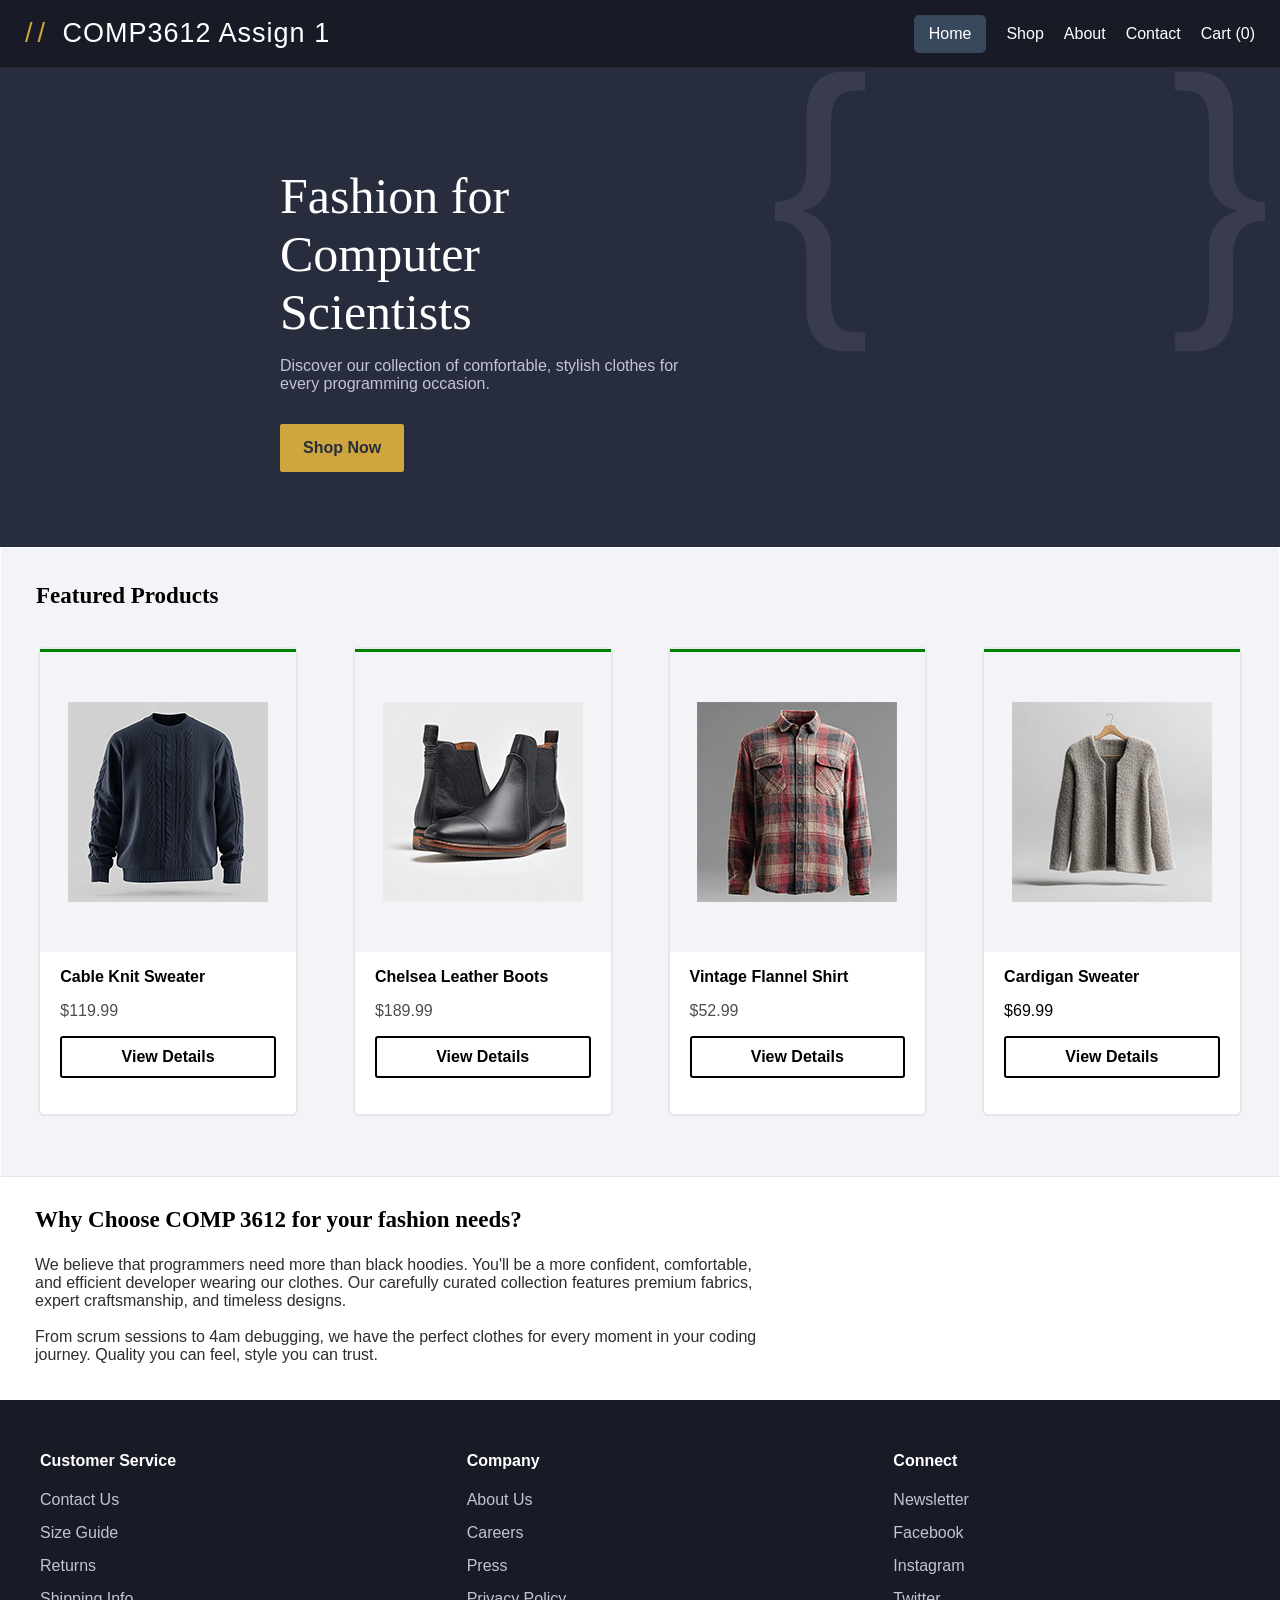
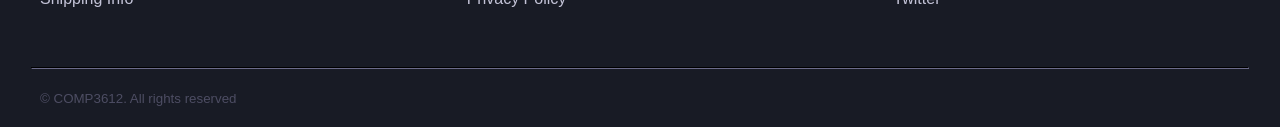
<file: index.html>
<!DOCTYPE html>
<link href="a1_styles.css" rel="stylesheet">

<header>
    <h1>
        <span>
            //
        </span>
        COMP3612 Assign 1
    </h1>
<span>
    <nav> 
        <a id="home" href="index.html">Home</a>           
        <a href="#">Shop</a>
        <a href="about.html">About</a>
        <a href="#">Contact</a>
        <a href="#">Cart (0)</a>
    </nav>
</span>
</header>

<section id = "hero">
    <div>
        <h2>
            Fashion for <br> Computer <br> Scientists
        </h2>
        <p id = home-brackets>
            {}
        </p>
    </div>
    <p>
        Discover our collection of comfortable, stylish clothes for <br> every programming occasion.
    </p>
    <a href="#"><strong>Shop Now</strong></a>
</section>

<section id="featured-products">
    <h3>
        Featured Products
    </h3>

    <ul class="box">
        <li>
            <div class="coloured-bar"></div>
            <div class="image-wrap">
                <img src="data/images/003-small-front.png" alt="Cable Knit Sweater">
            </div>
            <p>
                <strong>
                    Cable Knit Sweater
                </strong>
            </p>
            <p class="price">
                $119.99
            </p>
            <p>
                <strong><a href="product.html">View Details</a></strong>
            </p>
        </li>
        <li>
            <div class="coloured-bar"></div>
            <div class="image-wrap">
                <img src="data/images/008-small-front.png" alt="Chelsea Leather Boots">
            </div>
            <p>
                <strong>
                    Chelsea Leather Boots
                </strong>
            </p>
            <p class="price">
                $189.99
            </p>
            <p>
                <strong><a href="#">View Details</a></strong>
            </p>
        </li>
        <li>
            <div class="coloured-bar"></div>
            <div class="image-wrap">
                <img src="data/images/011-small-front.png" alt="Vintage Flannel Shirt">
            </div>
            <p>
                <strong>
                    Vintage Flannel Shirt
                </strong>
            </p>
            <p class="price">
                $52.99
            </p>
            <p>
                <strong><a href="#">View Details</a></strong>
            </p>
        </li>
        <li>
            <div class="coloured-bar"></div>
            <div class="image-wrap">
                <img src="data/images/009-small-front.png" alt="Cardigan Sweater">
            </div>
            <p>
                <strong>
                    Cardigan Sweater
                </strong>
            </p>
            <p>
                $69.99
            </p>
            <p>
                <strong><a href="#">View Details</a></strong>
            </p>
        </li>
    </ul>
</section>

<section id="home-about">
    <h3>
        Why Choose COMP 3612 for your fashion needs?
    </h3>
    <p>
        We believe that programmers need more than black hoodies. You'll be a more confident, comfortable, and efficient developer wearing our clothes. Our carefully curated collection features premium fabrics, expert craftsmanship, and timeless designs. 
        <br> <br>
        From scrum sessions to 4am debugging, we have the perfect clothes for every moment in your coding journey. Quality you can feel, style you can trust.
    </p>
</section>

<footer>
    <nav>
        <ul>
            <li>
                <h4>
                    Customer Service
                </h4>
            </li>
            <li>
                <a href="#">Contact Us</a>
            </li>
            <li>
                <a href="#">Size Guide</a>
            </li>
            <li>
                <a href="#">Returns</a>
            </li>
            <li>
                <a href="#">Shipping Info</a>
            </li>
        </ul>

        <ul>
            <li>
                <h4>
                    Company
                </h4>
            </li>
            <li>
                <a href="#">About Us</a>
            </li>
            <li>
                <a href="#">Careers</a>
            </li>
            <li>
                <a href="#">Press</a>
            </li>
            <li>
                <a href="#">Privacy Policy</a>
            </li>
        </ul>
        
        <ul>
            <li>
                <h4>
                    Connect
                </h4>
            </li>
            <li>
                <a href="https://www.youtube.com/watch?v=dQw4w9WgXcQ">Newsletter</a>
            </li>
            <li>
                <a href="#">Facebook</a>
            </li>
            <li>
                <a href="#">Instagram</a>
            </li>
            <li>
                <a href="#">Twitter</a>
            </li>
        </ul>
    </nav>

    <hr/>

    <small>
        &copy; COMP3612. All rights reserved
    </small>
</footer>
</file>
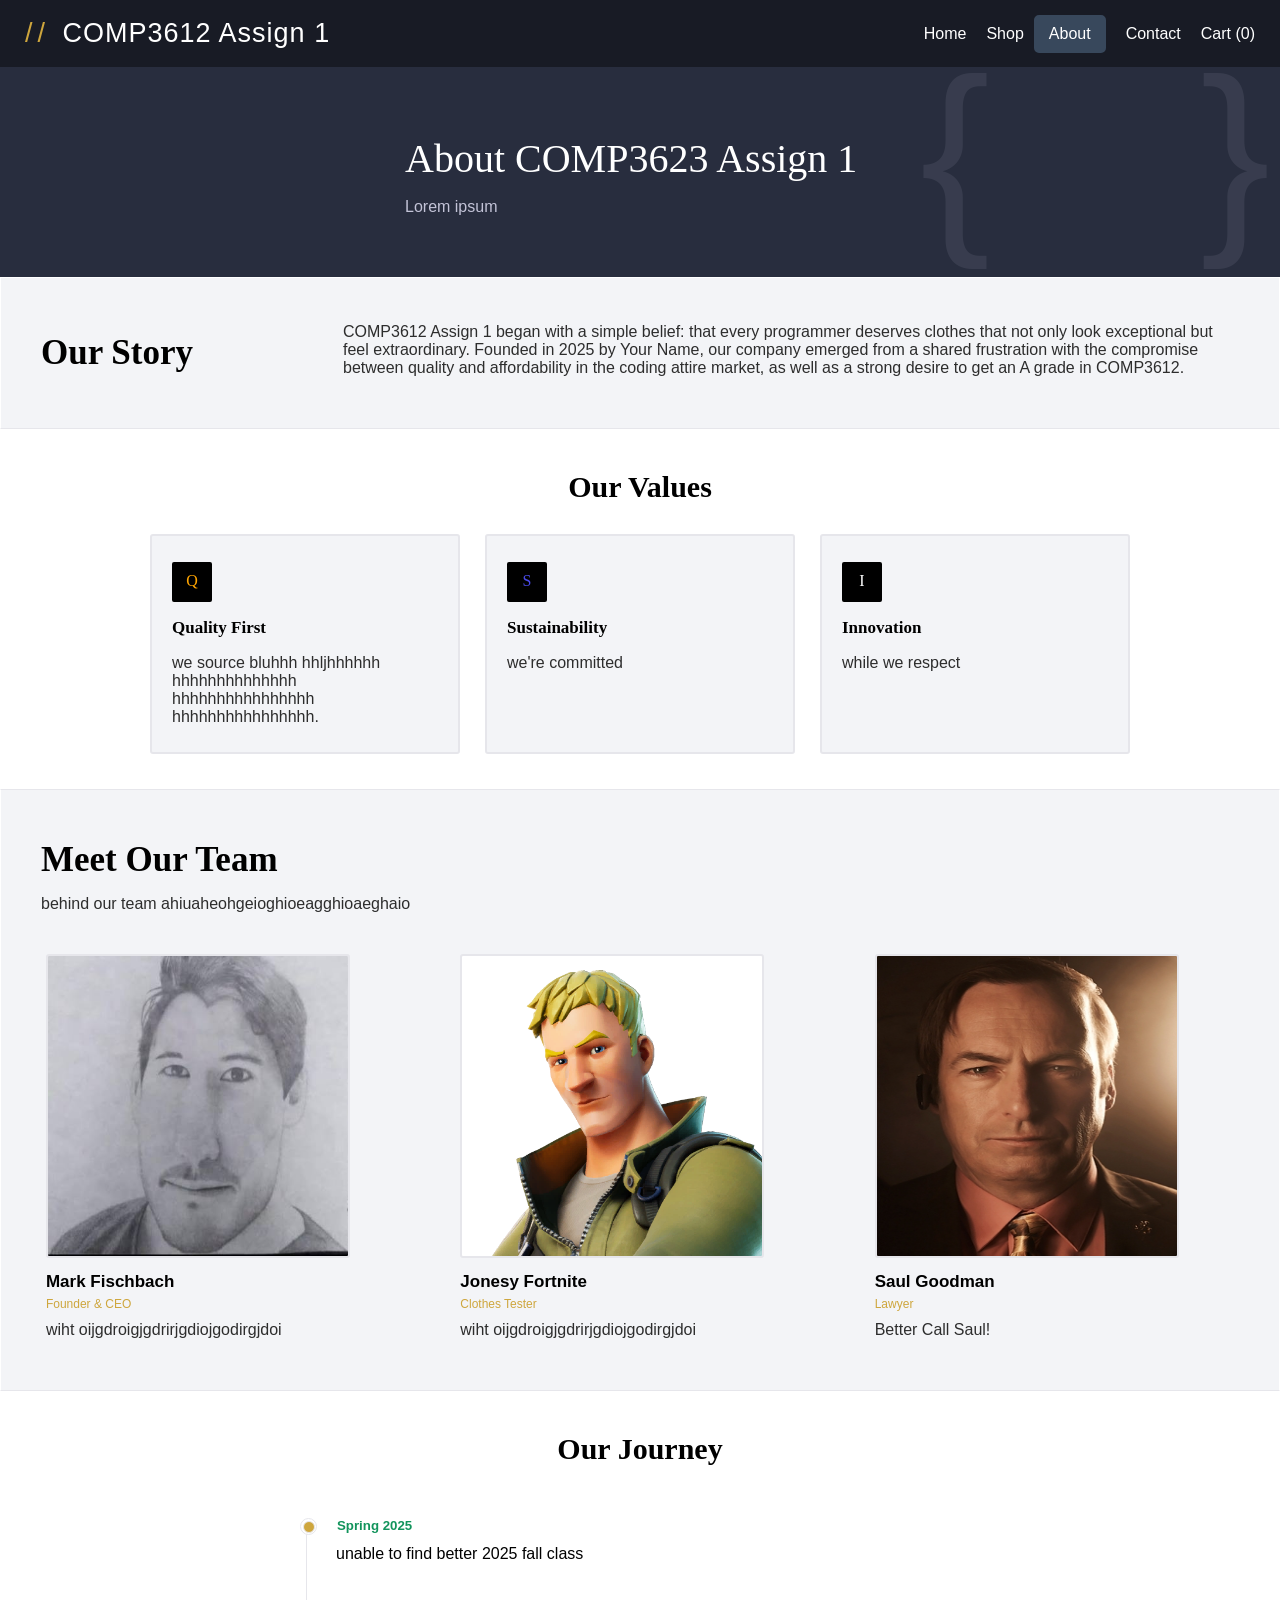
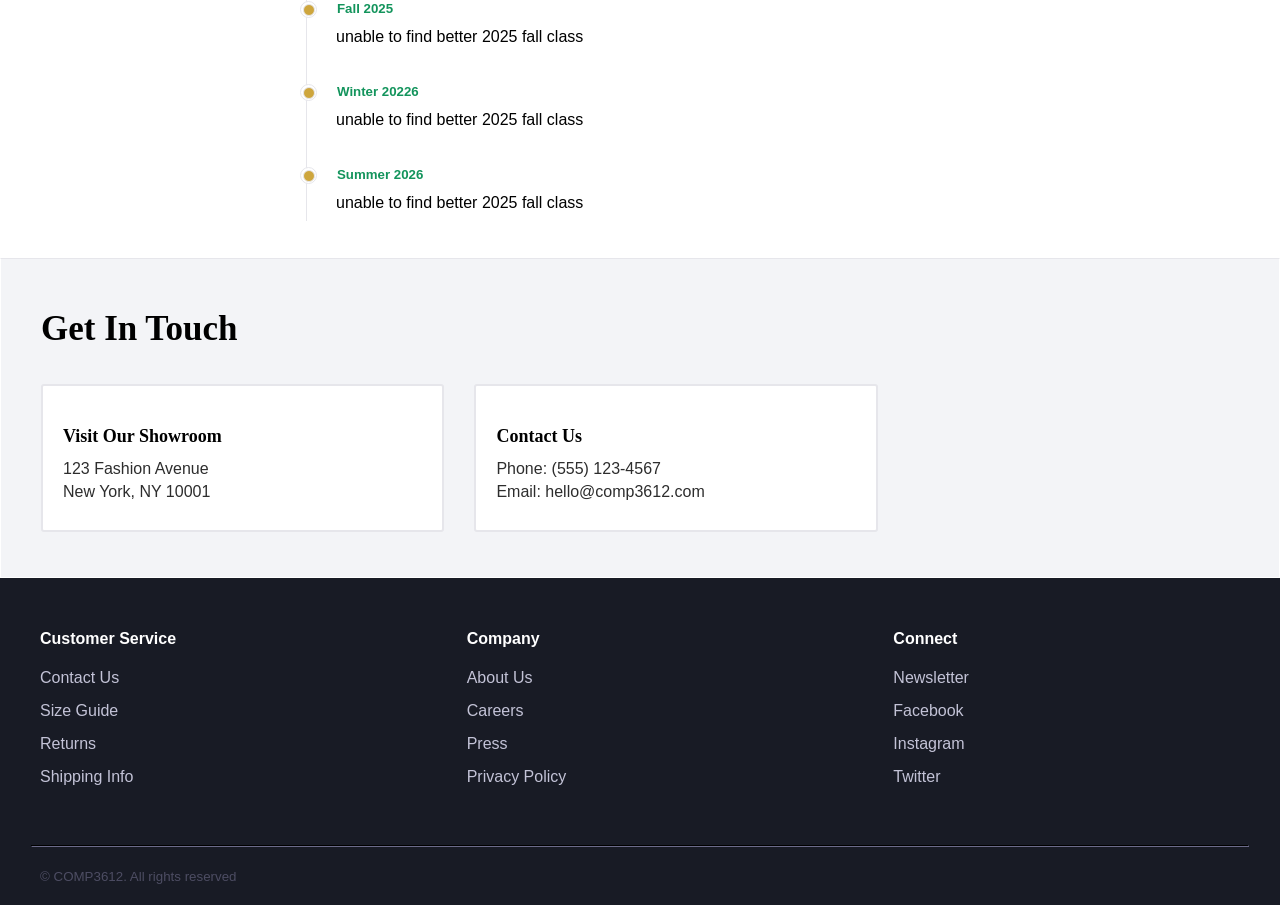
<file: about.html>
<!DOCTYPE html>
<link href="a1_styles.css" rel="stylesheet">

<header>
    <h1>
        <span>
            //
        </span>
        COMP3612 Assign 1
    </h1>
<span>
    <nav> 
        <a href="index.html">Home</a>           
        <a href="#">Shop</a>
        <a id="about" href="about.html">About</a>
        <a href="#">Contact</a>
        <a href="#">Cart (0)</a>
    </nav>
</span>
</header>

<section id="about-a1">
    <div>
        <h2>
            About COMP3623 Assign 1
        </h2>
        <p id = about-brackets>
            {}
        </p>
    </div>
    <p>
        Lorem ipsum
    </p>
</section>

<section id="our-story">
    <h3>
        <strong>
            Our Story
        </strong>
    </h3>

    <span>
        COMP3612 Assign 1 began with a simple belief: that every programmer deserves clothes that not only look exceptional but feel extraordinary. Founded in 2025 by Your Name, our company emerged from a shared frustration with the compromise between quality and affordability in the coding attire market, as well as a strong desire to get an A grade in COMP3612.
    </span>
</section>

<section id="our-values">
    <h4>
        Our Values
    </h4>
    <ul class="box">
        <li id="quality">
            <p class="letter">
                Q
            </p>
            <h5>
                Quality First
            </h5>
            <p>
                we source bluhhh hhljhhhhhh hhhhhhhhhhhhhh hhhhhhhhhhhhhhhh hhhhhhhhhhhhhhhh.
            </p>
        </li>
        
        <li id="sustainability">
            <p class="letter">
                S
            </p>
            <h5>
                Sustainability
            </h5>
            <p>
                we're committed 
            </p>
        </li>
        
        <li id="innovation">
            <p class="letter">
                I
            </p>
            <h5>
                Innovation
            </h5>
            <p>
                while we respect
            </p>
        </li>
    </ul>
</section>

<section id="team">
    <h3>
        Meet Our Team
    </h3>
    <p>
        behind our team ahiuaheohgeioghioeagghioaeghaio
    </p>

    <ul class="box">
        <li>
            <img src="Markiplier.jpg" alt="Long Markiplier">
            <h5>
                Mark Fischbach
            </h5>
            <h6>
                Founder & CEO
            </h6>
            <p>
                wiht oijgdroigjgdrirjgdiojgodirgjdoi
            </p>
        </li>

        <li>
            <img src="Jonesy.png" alt="Jonesy The First">
            <h5>
                Jonesy Fortnite
            </h5>
            <h6>
                Clothes Tester
            </h6>
            <p>
                wiht oijgdroigjgdrirjgdiojgodirgjdoi
            </p>
        </li>

        <li>
            <img src="Saul_Goodman.jpg" alt="Saul Goodman">
            <h5>
                Saul Goodman
            </h5>
            <h6>
                Lawyer
            </h6>
            <p>
                Better Call Saul!
            </p>
        </li>
    </ul>
</section>

<section id="our-journey">
    <h4>
        Our Journey
    </h4>

    <div id="timeline">    </div>

        <ul>
            <li>
                <div class="bullet-point">
                    <div class="outer-circle">
                        <div class="inner-circle"></div>
                    </div>
                    <h5>
                        Spring 2025
                    </h5>
                </div>
                <p>
                    unable to find better 2025 fall class
                </p>
            </li>

            <li>
                 <div class="bullet-point">
                    <div class="outer-circle">
                        <div class="inner-circle"></div>
                    </div>
                    <h5>
                        Fall 2025
                    </h5>
                </div>
                <p>
                    unable to find better 2025 fall class
                </p>
            </li>

            <li>
                <div class="bullet-point">
                    <div class="outer-circle">
                        <div class="inner-circle"></div>
                    </div>
                    <h5>
                        Winter 20226
                    </h5>
                </div>
                <p>
                    unable to find better 2025 fall class
                </p>
            </li>

            <li>
                <div class="bullet-point">
                    <div class="outer-circle">
                        <div class="inner-circle"></div>
                    </div>
                    <h5>
                        Summer 2026
                    </h5>
                </div>
                <p>
                    unable to find better 2025 fall class
                </p>
            </li>
        </ul>

</section>


<section id="contact">
    <h3>
        Get In Touch
    </h3>

    <ul class="box">
        <li>
            <h5>
                Visit Our Showroom
            </h5>

            <p>
                123 Fashion Avenue <br> 
                New York, NY 10001
            </p>
        </li>
        
        <li>
            <h5>
                Contact Us
            </h5>
            
            <p>
                Phone: (555) 123-4567 <br> 
                Email: hello@comp3612.com
            </p>
        </li>
    </ul>
</section>

<footer>
    <nav>
        <ul>
            <li>
                <h4>
                    Customer Service
                </h4>
            </li>
            <li>
                <a href="#">Contact Us</a>
            </li>
            <li>
                <a href="#">Size Guide</a>
            </li>
            <li>
                <a href="#">Returns</a>
            </li>
            <li>
                <a href="#">Shipping Info</a>
            </li>
        </ul>

        <ul>
            <li>
                <h4>
                    Company
                </h4>
            </li>
            <li>
                <a href="#">About Us</a>
            </li>
            <li>
                <a href="#">Careers</a>
            </li>
            <li>
                <a href="#">Press</a>
            </li>
            <li>
                <a href="#">Privacy Policy</a>
            </li>
        </ul>
        
        <ul>
            <li>
                <h4>
                    Connect
                </h4>
            </li>
            <li>
                <a href="https://www.youtube.com/watch?v=dQw4w9WgXcQ">Newsletter</a>
            </li>
            <li>
                <a href="#">Facebook</a>
            </li>
            <li>
                <a href="#">Instagram</a>
            </li>
            <li>
                <a href="#">Twitter</a>
            </li>
        </ul>
    </nav>

    <hr/>

    <small>
        &copy; COMP3612. All rights reserved
    </small>
</footer>
</file>
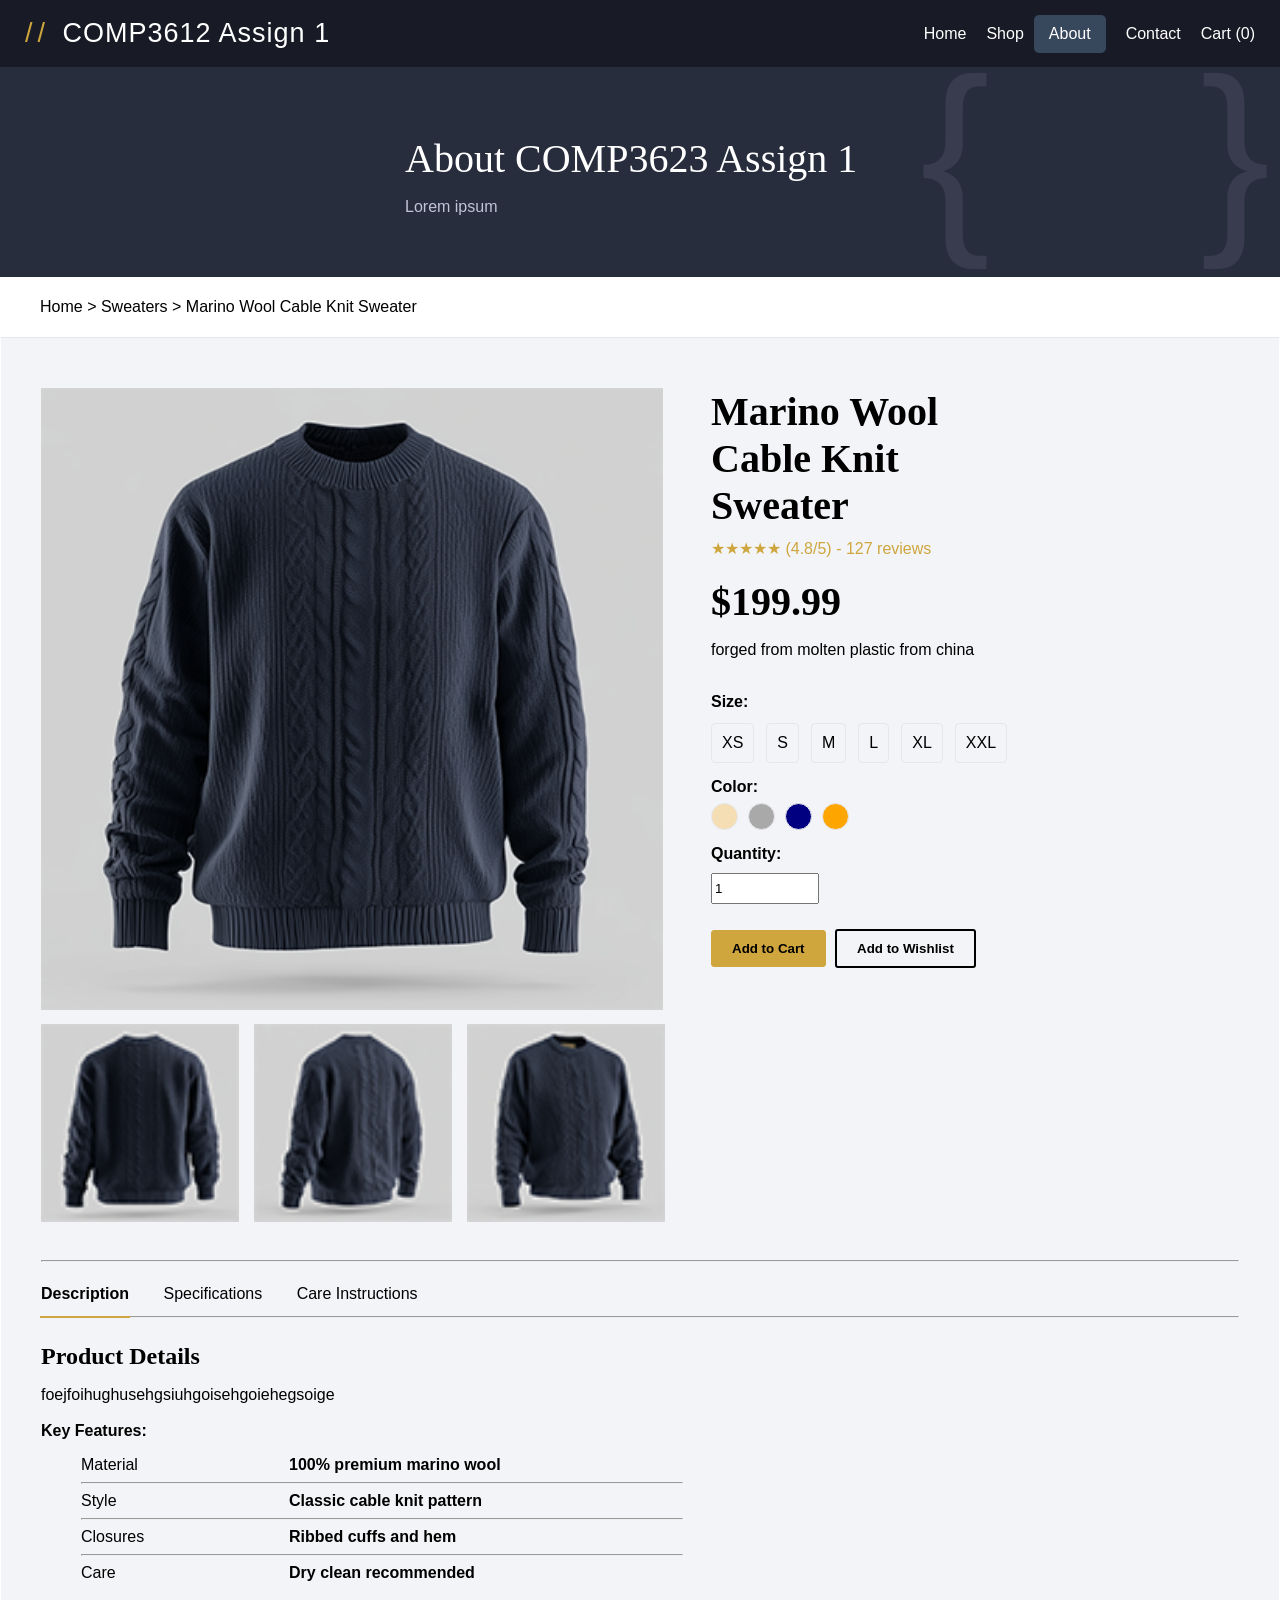
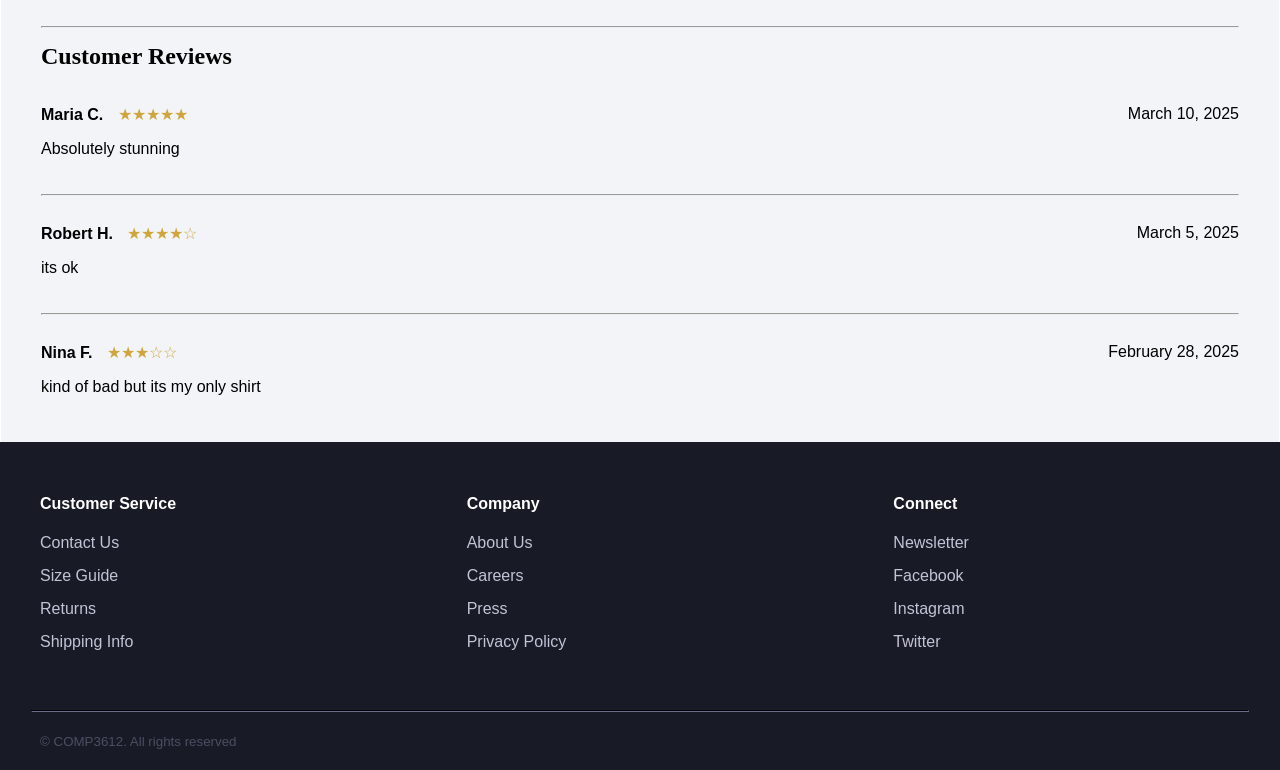
<file: product.html>
<!DOCTYPE html>
<link href="a1_styles.css" rel="stylesheet">

<header>
    <h1>
        <span>
            //
        </span>
        COMP3612 Assign 1
    </h1>
<span>
    <nav> 
        <a href="index.html">Home</a>           
        <a href="#">Shop</a>
        <a id="about" href="about.html">About</a>
        <a href="#">Contact</a>
        <a href="#">Cart (0)</a>
    </nav>
</span>
</header>

<section id="about-a1">
    <div>
        <h2>
            About COMP3623 Assign 1
        </h2>
        <p id = about-brackets>
            {}
        </p>
    </div>
    <p>
        Lorem ipsum
    </p>
</section>

<section id="product-nav-line">
    <p>
        Home > Sweaters > Marino Wool Cable Knit Sweater
    </p>
</section>

<section id="product-page">
    <div class="box">
        <div id="product-images">
            <img id="main-img" src="data/images/003-medium-front.png" alt="Marino Wool Cable Knit Sweater Front">

            <div id="small-images">
                <img src="data/images/003-thumb-back.png" alt="Marino Wool Cable Knit Sweater Back">
                <img src="data/images/003-thumb-back-angle.png" alt="Marino Wool Cable Knit Sweater Back Angle">
                <img src="data/images/003-thumb-front-angle.png" alt="Marino Wool Cable Knit Sweater Front Angle">
            </div>
        </div>
        
        <div id="product-text">
            <h2>
                Marino Wool <br> Cable Knit <br> Sweater
            </h2>
            <p id="product-rating">
                &starf;&starf;&starf;&starf;&starf; (4.8/5) - 127 reviews
            </p>
            <h2>
                $199.99
            </h2>
            <p>
                forged from molten plastic from china
                <br> <br>
                <form method="post" action="https://www.randyconnolly.com/tests/process.php">
                    <strong>
                        Size:
                    </strong>

                    <!--radio and label format used in form from https://www.w3schools.com/tags/tag_label.asp-->
                    <div class="sizes">
                        <input type="radio" name="size" id="xs" value="XS">
                        <label for="xs">XS</label>

                        <input type="radio" name="size" id="s" value="S">
                        <label for="s">S</label>

                        <input type="radio" name="size" id="m" value="M">
                        <label for="m">M</label>
                        
                        <input type="radio" name="size" id="l" value="L">
                        <label for="l">L</label>
                        
                        <input type="radio" name="size" id="xl" value="XL">
                        <label for="xl">XL</label>

                        <input type="radio" name="size" id="xxl" value="XXL">
                        <label for="xxl">XXL</label>
                    </div>

                    <strong>
                        Color:
                    </strong>
                    
                    <div class="colours">
                        <input type="radio" name="colour" id="cream" value="cream">
                        <label for="cream"></label>

                        <input type="radio" name="colour" id="gray" value="gray">
                        <label for="gray"></label>

                        <input type="radio" name="colour" id="navy" value="navy">
                        <label for="navy"></label>

                        <input type="radio" name="colour" id="orange" value="orange">
                        <label for="orange"></label>
                    </div>

                    <strong>
                        Quantity:
                    </strong>
                    <div class="quantity">
                        <input type="number" name="quantity" min="1" value="1">
                    </div>


                    <button id="cart" type="submit">Add to Cart</button>
                    <button id="wishlist" type="button">Add to Wishlist</button>
                </form>
            </p>
        </div>
    </div>
</section>

<section id="product-info">
        <hr>
        <div>
            <span>
                <strong>
                    Description
                </strong>
            </span>
            <span>
                Specifications
            </span>
            <span>
                Care Instructions
            </span>
        </div>
        <hr>
</section>

<div id="highlight-line"></div>

<section id="product-desc">
    <h3>
        Product Details
    </h3>
    <p>
        foejfoihughusehgsiuhgoisehgoiehegsoige
        <br> <br>
        <strong>
            Key Features:
        </strong>
    </p>
    <ul>
        <li>
            Material
            <span>
            <strong>100% premium marino wool</strong>
            </span>
        </li>
            <hr>
        <li>
            Style
            <span>
            <strong>Classic cable knit pattern</strong>
            </span>
        </li>
            <hr>
        <li>
            Closures
            <span>
            <strong>Ribbed cuffs and hem</strong>
            </span>
        </li>
            <hr>
        <li>
            Care
            <span>
            <strong>Dry clean recommended</strong>
            </span>
        </li>
    </ul>
</section>

<section id="product-reviews">
    <hr>

    <h3>
        Customer Reviews
    </h3>
    <div class="review">
        <div>
            <strong>
                Maria C. 
            </strong>

            <span>
                &starf;&starf;&starf;&starf;&starf;
            </span>
        </div>

        <div class="date">
            March 10, 2025
        </div>
    </div>
    <p>
        Absolutely stunning
    </p>
    
    <hr>

    <div class="review">
        <div>
            <strong>
                Robert H.
            </strong>
            <span>
                &starf;&starf;&starf;&starf;&star;
            </span>
        </div>

        <div class="date">
            March 5, 2025
        </div>
    </div>
    <p>
        its ok
    </p>

   
    <hr> 
    <div class="review">
        <div>
            <strong>
                Nina F.
            </strong>
            <span>
                &starf;&starf;&starf;&star;&star;
            </span>
        </div>

        <div class="date">
            February 28, 2025
        </div>
    </div>
    <p>
        kind of bad but its my only shirt
    </p>

</section>

<footer>
    <nav>
        <ul>
            <li>
                <h4>
                    Customer Service
                </h4>
            </li>
            <li>
                <a href="#">Contact Us</a>
            </li>
            <li>
                <a href="#">Size Guide</a>
            </li>
            <li>
                <a href="#">Returns</a>
            </li>
            <li>
                <a href="#">Shipping Info</a>
            </li>
        </ul>

        <ul>
            <li>
                <h4>
                    Company
                </h4>
            </li>
            <li>
                <a href="#">About Us</a>
            </li>
            <li>
                <a href="#">Careers</a>
            </li>
            <li>
                <a href="#">Press</a>
            </li>
            <li>
                <a href="#">Privacy Policy</a>
            </li>
        </ul>
        
        <ul>
            <li>
                <h4>
                    Connect
                </h4>
            </li>
            <li>
                <a href="https://www.youtube.com/watch?v=dQw4w9WgXcQ">Newsletter</a>
            </li>
            <li>
                <a href="#">Facebook</a>
            </li>
            <li>
                <a href="#">Instagram</a>
            </li>
            <li>
                <a href="#">Twitter</a>
            </li>
        </ul>
    </nav>

    <hr/>

    <small>
        &copy; COMP3612. All rights reserved
    </small>
</footer>
</file>
<file: a1_styles.css>
/* header */
header {
    background-color: #181B25;
    color: white;
    display: flex;
    justify-content: space-between;
    align-items: center;
    padding: 0px 25px;
}
h1 span {
    color: #CEA63D;
    letter-spacing: 5px;
}

h1 {
    letter-spacing: 1px;
    font-weight: normal;
    font-family: 'Montserrat', sans-serif;
    font-size: 27px;
}

nav {
    display: flex;
    text-align: right;
}
nav a{
    color: white;
    text-decoration: none;
    padding-top: 10px;
    padding-left: 20px;
}

/* to highlight whichever page you're currently on */
#home, #about {
    background-color: #38485C;
    border: solid #38485C 5px;
    border-radius: 5px;
    padding:5px 10px;
    margin-left: 10px;
    margin-right: 0px;
}
body {
    margin: 0px;
    font-family: sans-serif;
}

/* footer */
footer {
    background-color: #181B25;
    color: rgb(195, 195, 215);
    padding-bottom: 20px;
    padding-top: 15px;
}

footer h4 {
    color: white;
    margin-bottom: 6px;
}

footer nav {
    display: flex;
    justify-content: space-between;
}

footer hr {
    width: 95%;
    border-color: rgb(42, 42, 54);
    margin-top: 28px;
    margin-bottom: 20px;
}

/*the copyright text*/
small {
    color: rgb(77, 77, 99);
    padding-left: 40px;
}

footer a {
    color: rgb(195, 195, 215);
    margin-left: -20px
}

footer ul {
    list-style: none;
    text-align: left;
    width: 50%;
}

footer li {
    padding-bottom: 15px;
}

/*index.html*/
#hero {
    background-color: #282D3E;
    padding-top: 40px;
    padding-left: 280px;
    padding-bottom: 90px;
    color: white;

}
#hero h2 {
    font-family: 'Times New Roman', Times, serif;
    font-size: 50px;
    font-weight: normal;
    margin-top: 60px;
    margin-bottom: 0px;
}

#hero div {
    display: flex;
    justify-content: space-between;
    overflow-x: clip; /* used to stop bracket from creating overflow. researched through https://developer.mozilla.org/en-US/docs/Web/CSS/Reference/Properties/overflow-x*/
    position: relative;
}

#hero p {
    color: rgb(195, 195, 215);
    padding-bottom: 30px;
}

#hero a {
    padding: 12px 20px 13px;
    background-color: #CEA63D;
    border: solid #CEA63D 3px;
    border-radius: 3px;
    color: #282D3E;
    text-decoration: none;
}

#hero a:hover {
    background-color: #ad8624;
    color: #282D3E;
    border-color: #ad8624;
}

/* bracket decoration */
#home-brackets {
    font-family:Arial, Helvetica, sans-serif;
    font-size: 300px;
    opacity: 10%;
    margin-top: -95px;
    margin-left: 490px;
    letter-spacing: 1em;
    pointer-events: none; /*otherwise it blocks the header nav*/
    position: absolute; 
}

#featured-products {
    font-family: 'Times New Roman', Times, serif;
    background-color: #F3F4F7;
    padding-top: 12px;
    padding-bottom: 60px;
    border: solid white 1.5px;
    border-bottom: solid #E6E6EB 1.5px;
}

#featured-products h3 {
    padding-left: 35px;
}

#featured-products .box {
    list-style: none;
    padding: 0;
    margin: 0;
    font-family: sans-serif;
    display: flex;
    justify-content: center;
    flex-wrap: wrap;
    padding-top: 15px;
    gap: 55px;
    
}

#featured-products .box p {
    padding-left: 20px;
    padding-right: 20px;
}

#featured-products .box li {
    background-color: white;
    width: 20%;
    height: 465px;
    padding: 0px;   
    border: solid #E6E6EB 2px;
    border-radius: 6px; 
    text-align: left; 
}

#featured-products .box li:hover {
    border: solid black 2px;
}

#featured-products .box img {
    max-width: 100%;
    display: block;
    margin: auto;
}

#featured-products .box .image-wrap {
    background-color: #F3F4F7;
    padding: 50px 26px ;
}

#featured-products .box a {
    display: block;
    text-align: center;
    text-decoration: none;
    background-color: white;
    border: solid black 2px;
    border-radius: 3px;
    color: black;
    padding: 10px;
}

#featured-products .box a:hover {
    color: white;
    background-color: black;
}

#featured-products .price {
    color: rgb(77, 77, 77);
}

#featured-products .coloured-bar {
    background-color: green;
    height: 3px;
    margin-bottom: 0;
    max-width: 100%;
    padding-top: 0;
}

#featured-products .box li:hover .coloured-bar {
    background-color: #CEA63D;
}

#home-about {
    padding-left: 35px;
    padding-bottom: 20px;
    margin-right: 500px;
    margin-top: 30px;
}

#home-about h3, #featured-products h3 {
    font-family: 'Times New Roman', Times, serif;
    font-size: 23px;
}

#home-about p {
    color: rgb(45, 45, 45);
}

/*about.html*/
#about-a1 {
    padding-top: 35px;
    background-color: #282D3E;
    padding-bottom: 45px;
    color: rgb(195, 195, 215);
    padding-left: 405px;
}

#about-a1 h2 {
    font-family: 'Times New Roman', Times, serif;
    font-size: 40px;
    font-weight: normal;
    margin-bottom: 0;
    color: white;
}

/*basically same as other bracket decoration*/
#about-brackets {
    font-family:Arial, Helvetica, sans-serif;
    font-size: 210px;
    opacity: 10%;
    letter-spacing: 1em;
    margin-top: -70px;
    margin-left: 515px;
    pointer-events: none;
    position: absolute; 
}

#about-a1 div {
    display: flex;
    justify-content: space-between;
    overflow-x: clip;
    position: relative;
}

#our-story {
    display: flex;
    justify-content:space-between;
    padding-bottom: 100px;
    background-color: #F3F4F7;
    padding: 20px 40px;
    border: solid white 1.5px;
    border-bottom: solid #E6E6EB 1.5px;
    color: rgb(45, 45, 45);
}

#our-story h3, #team h3, #contact h3 {
    font-family: 'Times New Roman', Times, serif;
    font-size: 35px;
    margin-right: 50px;
    white-space: nowrap;
    color: black;
}

#our-story span {
    padding-top: 25px;
    padding-left: 100px;
}

#our-values {
    background-color: white;
    padding-top: 1px;
    padding-bottom: 35px;
}

#our-values h4, #our-journey h4 {
    text-align: center;
    font-family: 'Times New Roman', Times, serif;
    font-size: 30px;
    margin-bottom: 30px;
}

#our-values .box {
    list-style: none;
    padding: 0;
    margin: 0;
    display: flex;
    justify-content: center;
    flex-wrap: wrap;
    gap: 25px;
}

#our-values .box li {
    background-color: #F3F4F7;
    width: 20%;
    padding: 10px 20px;   
    border: solid #E6E6EB 2px;
    border-radius: 3px; 
    text-align: left; 
    padding-right: 30px;
}

#our-values h5 {
    font-family: 'Times New Roman', Times, serif;
    font-size: 17px;
    margin: 0;
}

#our-values p {
    color: rgb(45, 45, 45);
}

#our-values .letter {
    background-color: black;
    text-align: center;
    width: 30px;
    height: 25px;
    border: solid black 5px;
    border-radius: 2px;
    padding-top: 5px;
    font-family: 'Times New Roman', Times, serif
}

#quality .letter {
    color: orange;
}
#sustainability .letter {
    color: rgb(74, 74, 234);
}
#innovation .letter {
    color: white;
}

#our-journey {
    background-color: white;
    padding-top: 1px;
    padding-bottom: 30px;
}

#our-journey ul {
    padding-left: 300px;
    list-style-type: none;
}

#our-journey li h5 {
    font-family: Verdana, Geneva, Tahoma, sans-serif;
    color: rgb(19, 148, 92);
    margin-bottom: 0;
}

#our-journey li p {
    margin-top: 10px;
    padding-left: 36px;
}

#our-journey .inner-circle {
    height: 10px;
    width: 10px;
    background-color: #CEA63D;
    border: solid #E6E6EB 1px;
    border-radius: 50%;
    margin-top: 2px;
    position: relative;
}

#our-journey .outer-circle {
    height: 15px;
    width: 15px;
    background-color: white;
    border: solid #E6E6EB 1px;
    border-radius: 50%;
    display: flex;
    justify-content: center;
    margin-top: 22px;
    position: relative;
}

#our-journey .bullet-point  {
    display: flex;
    gap: 20px;
}

#timeline {
    margin-top: 25px;
    height: 300px;
    width: 2px;
    border-right: #E6E6EB solid 1.5px;
    position: absolute;
    padding-right: 304px;
}

#contact {
    border: solid white 1.5px;
    border-top: solid #E6E6EB 1.5px;
    padding: 15px 40px;
    background-color: #F3F4F7;
    padding-bottom: 45px;
}

#contact .box {
    list-style: none;
    margin: 0;
    padding: 0;
    display:flex;
    flex-wrap: wrap;
    gap: 30px;
}

#contact .box li {
    background-color: white;
    width: 30%;
    padding: 10px 20px;   
    border: solid #E6E6EB 2px;
    border-radius: 3px; 
    text-align: left; 
}

#contact .box li h5 {
    font-family: 'Times New Roman', Times, serif;
    font-size: 18px;
    margin-bottom:0;
}

#contact .box li p {
    margin-top: 10px;
    line-height: 145%;
    color: rgb(45, 45, 45);
}

#team {
    background-color: #F3F4F7;
    border: solid white 1.5px;
    border-bottom: solid #E6E6EB 1.5px;
    border-top: solid #E6E6EB 1.5px;
    padding: 15px 40px;
    padding-bottom: 35px;
}

#team h3 {
    margin-bottom: 15px;
}

#team .box {
    list-style: none;
    margin: 0;
    padding: 0;
    display: flex;
    justify-content: center;
    flex-wrap: wrap;
    gap: 55px; 
}

#team .box li {
    width: 30%;
    padding: 0;
    text-align: left; 
}

#team .box img {
    max-width: 100%;
    border: solid #E6E6EB 2px;
    border-radius: 3px; 
    background-color: white;
    height: 300px;
    width: 300px;
    margin-top: 25px;
}

#team .box h6 {
    margin-bottom: 0;
    font-family: Verdana, Geneva, Tahoma, sans-serif;
    color: #CEA63D;
    font-weight: normal;
    font-size: 12px;
    margin-top: 0;
}

#team .box h5 {
    margin-top: 10px;
    margin-bottom: 5px;
    font-size: 17px;
}

#team p {
    color: rgb(45, 45, 45);
    margin-top: 10px;
}

/* product.html */
#product-nav-line {
    padding: 5px 40px;
}

#product-page h2 {
    font-size: 40px;
    font-family: 'Times New Roman', Times, serif;
    margin: 0;
}

#product-rating {
    margin-top: 10px;
    margin-bottom: 20px;
    color: #CEA63D;
}

#product-page .box {
    display: flex;
    flex-wrap: wrap;
    gap: 150px;
    margin: 0;
    padding: 20px 40px
}

#product-page {
    background-color: #F3F4F7;
    padding-top: 30px;
    border-top: solid #E6E6EB 1.5px;
    border-right: solid white 1.5px;
    border-left: solid white 1.5px;
}

#main-img {
    height:auto;
    width: 155.5%;
}

#small-images {
    display: flex;
    gap: 15px;
}

#small-images img {
    padding-top: 10px;
    width: 49.5%;
    flex-shrink: 0;
}

#product-info {
    padding: 10px 40px;
    background-color: #F3F4F7;
    border-right: solid white 1.5px;
    border-left: solid white 1.5px;
}

#product-info span {
    padding-right: 30px;
    padding-bottom: 10px;
}

#product-info div {
    padding-top:15px;
    padding-bottom: 5px;
}

#highlight-line {
    margin-left: 40px;
    margin-top: -20px;
    width: 90px;
    height: 2px;
    background: #CEA63D;
}

#product-desc {
    padding: 10px 40px;
    background-color: #F3F4F7;
    border-right: solid white 1.5px;
    border-left: solid white 1.5px;
}

#product-desc h3, #product-reviews h3 {
    font-family: 'Times New Roman', Times, serif;
    font-size: 24px;
    margin-top: 15px;
    margin-bottom: 15px;
}

#product-desc li {
    display: flex;
    justify-content: space-between;
}

#product-desc li span {
    min-width: 950px;
}
#product-desc hr {
    width: 600px;
    margin-left: 0;
    text-align: left;
}

#product-reviews {
    padding: 10px 40px;
    background-color: #F3F4F7;
    border-right: solid white 1.5px;
    border-left: solid white 1.5px;
}
#product-reviews span {
    color: #CEA63D
}

#product-reviews .review {
    display: flex;
    justify-content: space-between;
    padding-top: 20px;
}

#product-reviews p {
    padding-bottom: 20px;
}

#product-reviews strong {
    padding-right: 10px;
}

/* used code from https://www.w3schools.com/howto/howto_css_custom_checkbox.asp to help with css for form inputs */

.sizes, .colours {
    display: flex;
    flex-wrap: wrap;
    gap: 10px;

}

.sizes label {
    border: solid #E6E6EB 1.5px;
    border-radius: 4px;
    background-color: #F3F4F7;
    cursor: pointer;
    padding: 10px 10px;
    margin-bottom: 15px;
    margin-right: 2px;
    margin-top: 12px;
}

.sizes input, .colours input {
    display: none;
}

.sizes input:checked + label {
    border: solid black 2px;
}

.colours label {
    border: solid #E6E6EB 1.5px;
    height: 25px;
    width: 25px;
    border-radius: 50%;
    background-color: white;
    cursor: pointer;
    margin-bottom: 15px;
    margin-top: 7px;
}

.colours input:checked + label {
    border: solid black 2px;
}

.colours #cream + label {
    background-color: wheat;
}

.colours #gray + label {
    background-color: darkgray;
}

.colours #navy + label {
    background-color: navy;
}

.colours #orange + label {
    background-color: orange;
}

.quantity input {
    width: 100px;
    height: 25px;
    margin-top: 10px;
}

#cart {
    border: solid #CEA63D 1px;
    border-radius: 3px;
    background-color: #CEA63D;
    font-weight: bold;
    padding: 10px 20px;
    margin-right: 5px;
}

form button {
    margin-top: 25px;
}

#cart:hover {
    background-color: #ad8624;
    border-color: #ad8624;
}

#wishlist {
    border: solid black 2px;
    border-radius: 3px;
    background-color: #F3F4F7;
    font-weight: bold;
    padding: 10px 20px;
}   

#wishlist:hover {
    background-color: black;
    color: white;
}

#product-text {
    padding-left: 120px;
}
</file>
